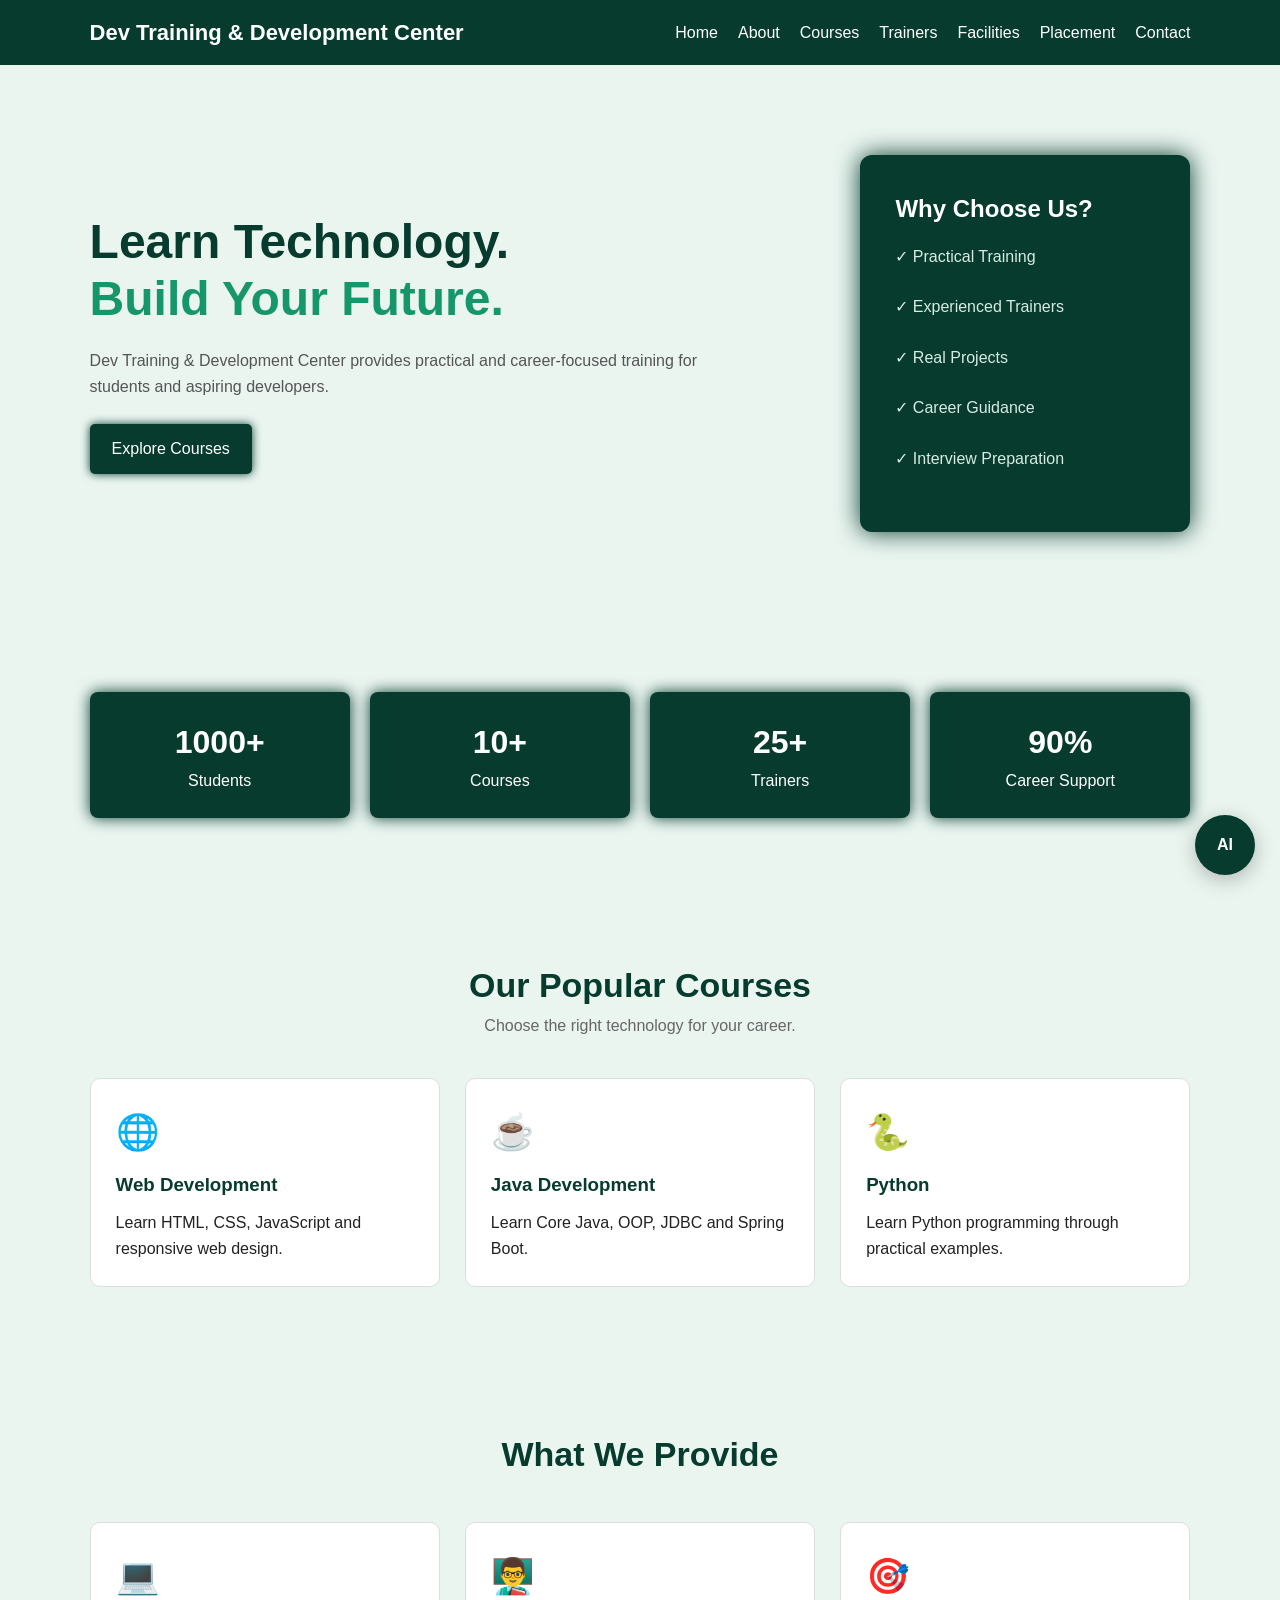
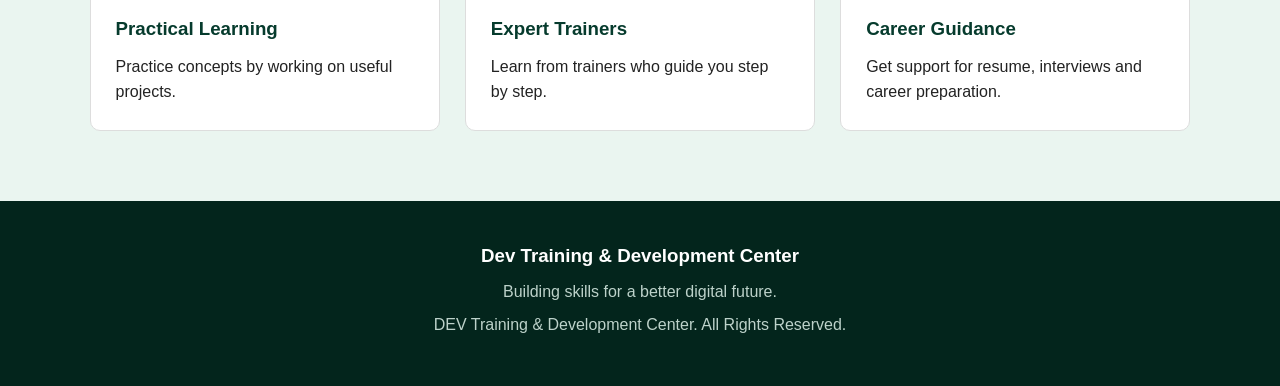
<file: index.html>
<!DOCTYPE html>
<html lang="en">
<head>
    <meta charset="UTF-8">
    <meta name="viewport" content="width=device-width, initial-scale=1.0">
    <title>Dev Training & Development Center</title>
    <link rel="stylesheet" href="style.css">
</head>

<body>

<nav class="navbar">
    <a href="index.html" class="logo">Dev Training & Development Center</a>

    <ul>
        <li><a href="index.html">Home</a></li>
        <li><a href="about.html">About</a></li>
        <li><a href="courses.html">Courses</a></li>
        <li><a href="trainers.html">Trainers</a></li>
        <li><a href="facilities.html">Facilities</a></li>
        <li><a href="placement.html">Placement</a></li>
        <li><a href="contact.html">Contact</a></li>
    </ul>
</nav>


<section class="hero">

    <div class="hero-text">
        <h1>Learn Technology.<br><span>Build Your Future.</span></h1>

        <p>
            Dev Training & Development Center provides
            practical and career-focused training for
            students and aspiring developers.
        </p>

        <a href="courses.html" class="btn">Explore Courses</a>
    </div>

    <div class="hero-box">
        <h2>Why Choose Us?</h2>
        <p>✓ Practical Training</p>
        <p>✓ Experienced Trainers</p>
        <p>✓ Real Projects</p>
        <p>✓ Career Guidance</p>
        <p>✓ Interview Preparation</p>
    </div>

</section>


<section>

    <div class="stats">

        <div class="stat">
            <h2>1000+</h2>
            <p>Students</p>
        </div>

        <div class="stat">
            <h2>10+</h2>
            <p>Courses</p>
        </div>

        <div class="stat">
            <h2>25+</h2>
            <p>Trainers</p>
        </div>

        <div class="stat">
            <h2>90%</h2>
            <p>Career Support</p>
        </div>

    </div>

</section>


<section class="light">

    <div class="title">
        <h2>Our Popular Courses</h2>
        <p>Choose the right technology for your career.</p>
    </div>

    <div class="cards">

        <div class="card">
            <div class="icon">🌐</div>
            <h3>Web Development</h3>
            <p>Learn HTML, CSS, JavaScript and responsive web design.</p>
        </div>

        <div class="card">
            <div class="icon">☕</div>
            <h3>Java Development</h3>
            <p>Learn Core Java, OOP, JDBC and Spring Boot.</p>
        </div>

        <div class="card">
            <div class="icon">🐍</div>
            <h3>Python</h3>
            <p>Learn Python programming through practical examples.</p>
        </div>

    </div>

</section>


<section>

    <div class="title">
        <h2>What We Provide</h2>
    </div>

    <div class="cards">

        <div class="card">
            <div class="icon">💻</div>
            <h3>Practical Learning</h3>
            <p>Practice concepts by working on useful projects.</p>
        </div>

        <div class="card">
            <div class="icon">👨‍🏫</div>
            <h3>Expert Trainers</h3>
            <p>Learn from trainers who guide you step by step.</p>
        </div>

        <div class="card">
            <div class="icon">🎯</div>
            <h3>Career Guidance</h3>
            <p>Get support for resume, interviews and career preparation.</p>
        </div>

    </div>

</section>


<footer>
    <h3>Dev Training & Development Center</h3>
    <p>Building skills for a better digital future.</p>
    <p>  DEV Training & Development Center.
            All Rights Reserved.</p>
</footer>



<!-- ================= AI ASSISTANT ================= -->
 <div class="ai-box">

    <input type="checkbox" id="ai-toggle">

    <label for="ai-toggle" class="ai-button">
        AI
    </label>

    <div class="chat-box">

        <div class="chat-header">
            AI Assistant
        </div>

        <div class="chat-content">
            <p>Hello 👋</p>
            <p>How can I help you?</p>

            <a href="courses.html">Courses</a>
            <a href="contact.html">Contact</a>
            <a href="about.html">About Us</a>
        </div>

    </div>

</div>



</body>
</html>
</file>
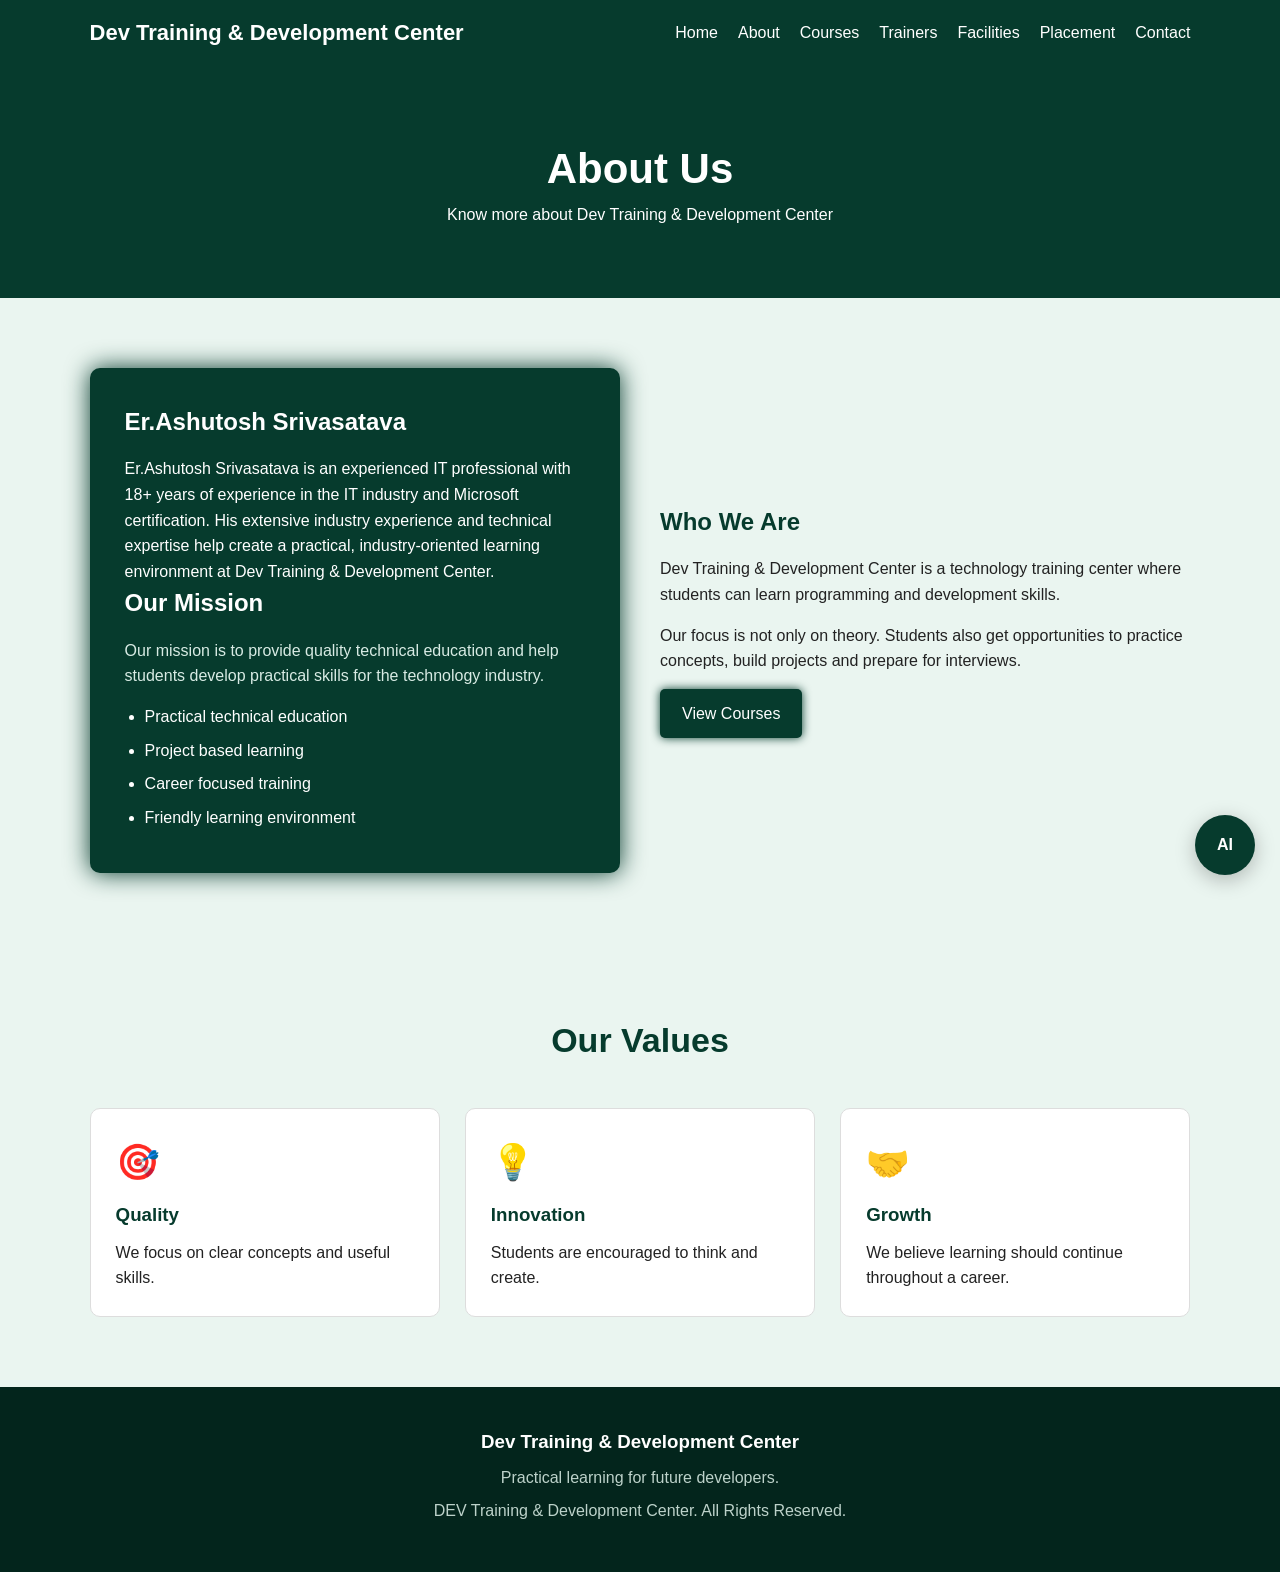
<file: about.html>
<!DOCTYPE html>
<html lang="en">
<head>
    <meta charset="UTF-8">
    <meta name="viewport" content="width=device-width, initial-scale=1.0">
    <title>About Us</title>
    <link rel="stylesheet" href="style.css">
</head>

<body>

<nav class="navbar">
    <a href="index.html" class="logo">Dev Training & Development Center</a>

    <ul>
        <li><a href="index.html">Home</a></li>
        <li><a href="about.html">About</a></li>
        <li><a href="courses.html">Courses</a></li>
        <li><a href="trainers.html">Trainers</a></li>
        <li><a href="facilities.html">Facilities</a></li>
        <li><a href="placement.html">Placement</a></li>
        <li><a href="contact.html">Contact</a></li>
    </ul>
</nav>


<div class="page-title">
    <h1>About Us</h1>
    <p>Know more about Dev Training & Development Center</p>
</div>


<section>

    <div class="about">

        <div class="about-box">
            <p><h2>Er.Ashutosh Srivasatava</h2> 
Er.Ashutosh Srivasatava is an experienced IT professional with 18+ years of experience in the IT industry and Microsoft certification. His extensive industry experience and technical expertise help create a practical, industry-oriented learning environment at Dev Training & Development Center.</p>
            <h2>Our Mission</h2>

            <p>
                Our mission is to provide quality technical
                education and help students develop practical
                skills for the technology industry.
            </p>

            <ul class="list">
                <li>Practical technical education</li>
                <li>Project based learning</li>
                <li>Career focused training</li>
                <li>Friendly learning environment</li>
            </ul>
        </div>


        <div class="about-text">

            <h2>Who We Are</h2>

            <p>
                Dev Training & Development Center is a
                technology training center where students
                can learn programming and development skills.
            </p>

            <p>
                Our focus is not only on theory. Students
                also get opportunities to practice concepts,
                build projects and prepare for interviews.
            </p>

            <a href="courses.html" class="btn">
                View Courses
            </a>

        </div>

    </div>

</section>


<section class="light">

    <div class="title">
        <h2>Our Values</h2>
    </div>

    <div class="cards">

        <div class="card">
            <div class="icon">🎯</div>
            <h3>Quality</h3>
            <p>We focus on clear concepts and useful skills.</p>
        </div>

        <div class="card">
            <div class="icon">💡</div>
            <h3>Innovation</h3>
            <p>Students are encouraged to think and create.</p>
        </div>

        <div class="card">
            <div class="icon">🤝</div>
            <h3>Growth</h3>
            <p>We believe learning should continue throughout a career.</p>
        </div>

    </div>

</section>


<footer>
    <h3>Dev Training & Development Center</h3>
    <p>Practical learning for future developers.</p>
    <p> DEV Training & Development Center.
            All Rights Reserved.</p>
</footer>



<!-- ================= AI ASSISTANT ================= -->
 <div class="ai-box">

    <input type="checkbox" id="ai-toggle">

    <label for="ai-toggle" class="ai-button">
        AI
    </label>

    <div class="chat-box">

        <div class="chat-header">
            AI Assistant
        </div>

        <div class="chat-content">
            <p>Hello 👋</p>
            <p>How can I help you?</p>

            <a href="courses.html">Courses</a>
            <a href="contact.html">Contact</a>
            <a href="about.html">About Us</a>
        </div>

    </div>

</div>


</body>
</html>
</file>
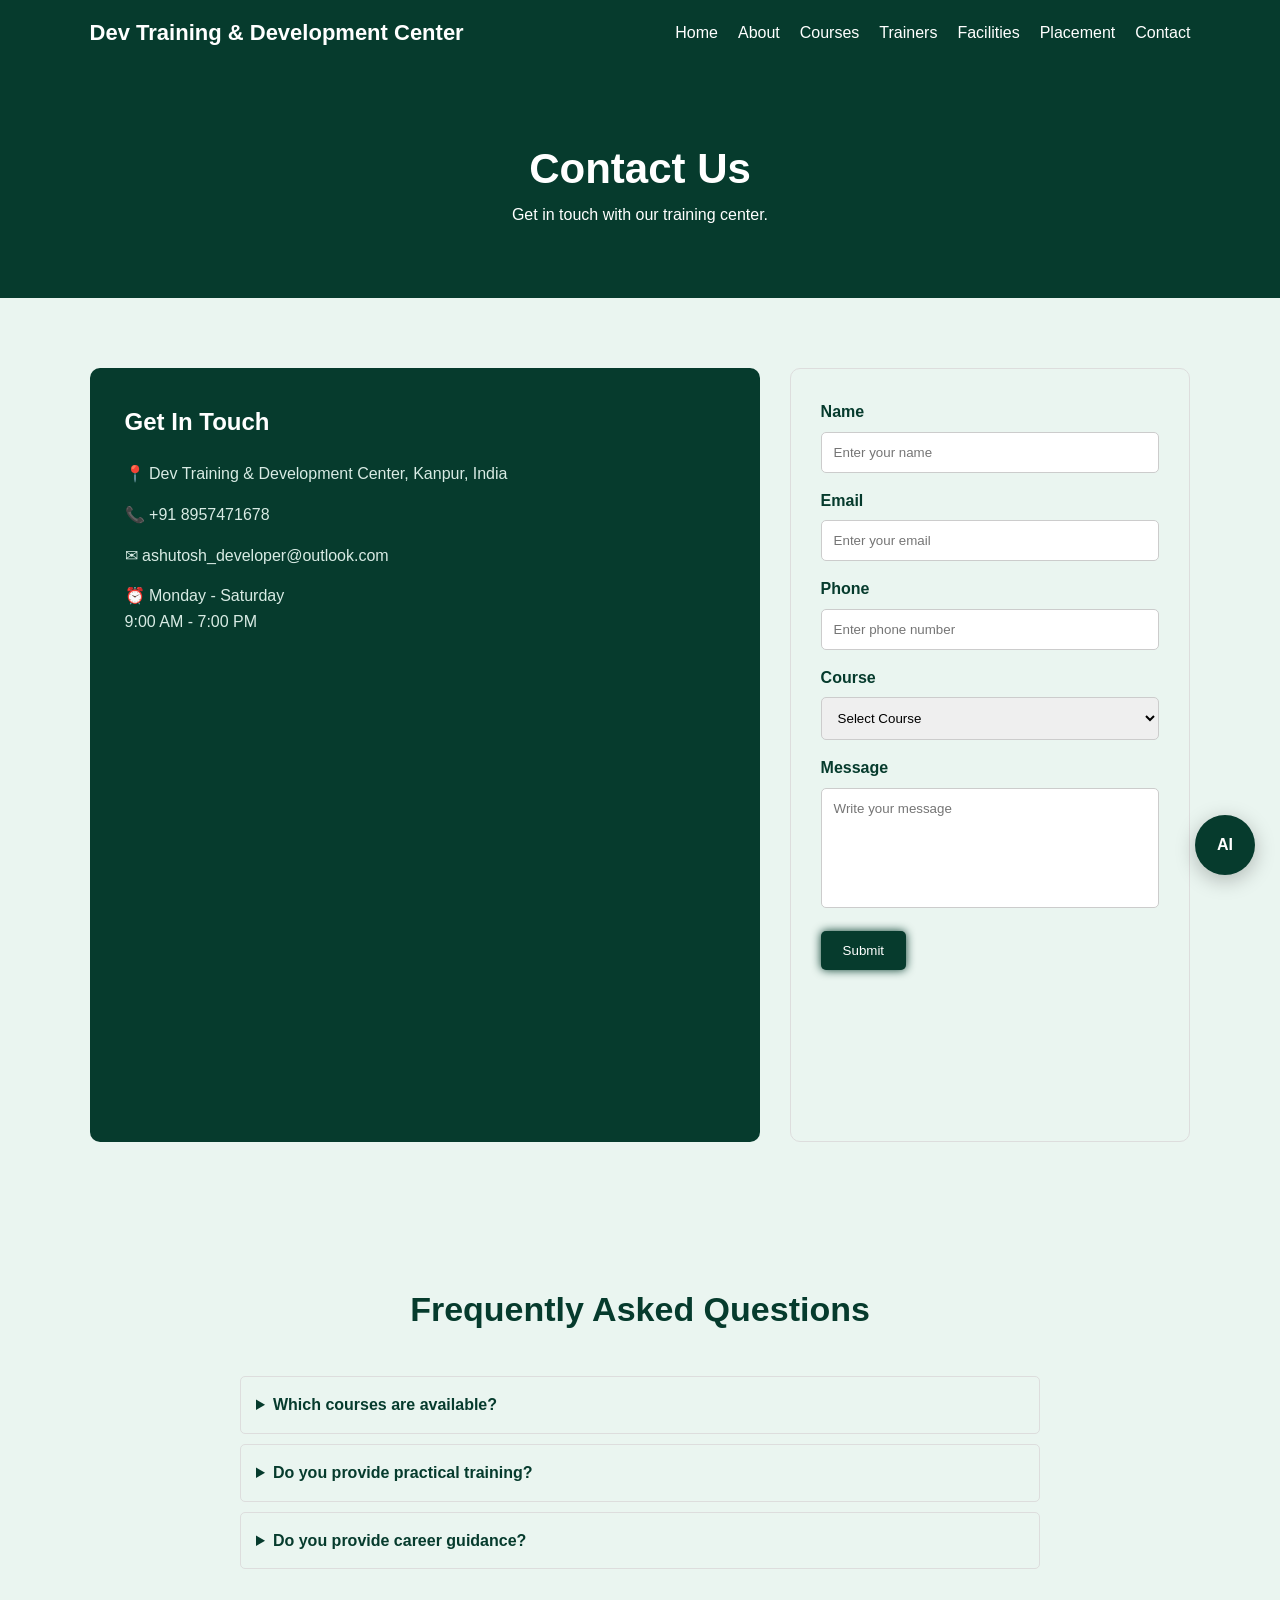
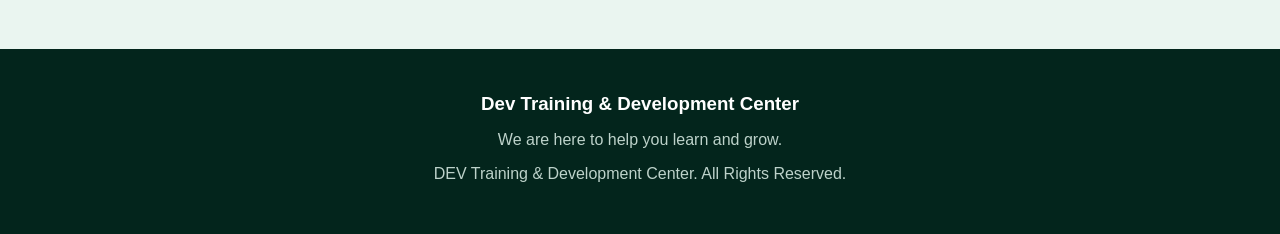
<file: contact.html>
<!DOCTYPE html>
<html lang="en">

<head>
    <meta charset="UTF-8">
    <meta name="viewport" content="width=device-width, initial-scale=1.0">
    <title>Contact Us</title>
    <link rel="stylesheet" href="style.css">
</head>

<body>

    <nav class="navbar">
        <a href="index.html" class="logo">Dev Training & Development Center</a>

        <ul>
            <li><a href="index.html">Home</a></li>
            <li><a href="about.html">About</a></li>
            <li><a href="courses.html">Courses</a></li>
            <li><a href="trainers.html">Trainers</a></li>
            <li><a href="facilities.html">Facilities</a></li>
            <li><a href="placement.html">Placement</a></li>
            <li><a href="contact.html">Contact</a></li>
        </ul>
    </nav>


    <div class="page-title">
        <h1>Contact Us</h1>
        <p>Get in touch with our training center.</p>
    </div>


    <section>

        <div class="contact">

            <div class="contact-info">

                <h2>Get In Touch</h2>

                <p>📍 Dev Training & Development Center, Kanpur, India</p>

                <p>📞 +91 8957471678</p>

                <p>✉ ashutosh_developer@outlook.com</p>

                <p>⏰ Monday - Saturday<br>9:00 AM - 7:00 PM</p>


                <div class="map">

                <iframe
                    src="https://www.google.com/maps/embed?pb=!1m18!1m12!1m3!1d228624.56107107413!2d80.17356575350219!3d26.44738660379915!2m3!1f0!2f0!3f0!3m2!1i1024!2i768!4f13.1!3m3!1m2!1s0x399c4770b127c46f%3A0x1778302a9fbe7b41!2sKanpur%2C%20Uttar%20Pradesh!5e0!3m2!1sen!2sin!4v1786960910651!5m2!1sen!2sin"
                    width="600" height="450" style="border:0;" allowfullscreen="" loading="lazy"
                    referrerpolicy="strict-origin-when-cross-origin"></iframe>
                </iframe>

            </div>

            </div>

            
            <form>

                <label>Name</label>
                <input type="text" placeholder="Enter your name">

                <label>Email</label>
                <input type="email" placeholder="Enter your email">

                <label>Phone</label>
                <input type="tel" placeholder="Enter phone number">

                <label>Course</label>

                <select>
                    <option>Select Course</option>
                    <option>Web Development</option>
                    <option>Java Development</option>
                    <option>Python</option>
                    <option>Data Science</option>
                    <option>Full Stack Development</option>
                </select>

                <label>Message</label>
                <textarea placeholder="Write your message"></textarea>

                <button type="submit" class="btn">
                    Submit
                </button>

            </form>

        </div>

    </section>


    <section class="light">

        <div class="title">
            <h2>Frequently Asked Questions</h2>
        </div>

        <div class="faq">

            <details>
                <summary>Which courses are available?</summary>
                <p>
                    We offer Web Development, Java, Python,
                    Data Science, Database and Full Stack courses.
                </p>
            </details>

            <details>
                <summary>Do you provide practical training?</summary>
                <p>
                    Yes, practical exercises and projects are
                    an important part of our training.
                </p>
            </details>

            <details>
                <summary>Do you provide career guidance?</summary>
                <p>
                    Yes, we provide resume, interview and
                    career preparation guidance.
                </p>
            </details>

        </div>

    </section>


    <footer>
        <h3>Dev Training & Development Center</h3>
        <p>We are here to help you learn and grow.</p>
        <p> DEV Training & Development Center.
            All Rights Reserved.</p>
    </footer>


    <!-- ================= AI ASSISTANT ================= -->
    <div class="ai-box">

        <input type="checkbox" id="ai-toggle">

        <label for="ai-toggle" class="ai-button">
            AI
        </label>

        <div class="chat-box">

            <div class="chat-header">
                AI Assistant
            </div>

            <div class="chat-content">
                <p>Hello 👋</p>
                <p>How can I help you?</p>

                <a href="courses.html">Courses</a>
                <a href="contact.html">Contact</a>
                <a href="about.html">About Us</a>
            </div>

        </div>

    </div>


</body>

</html>
</file>
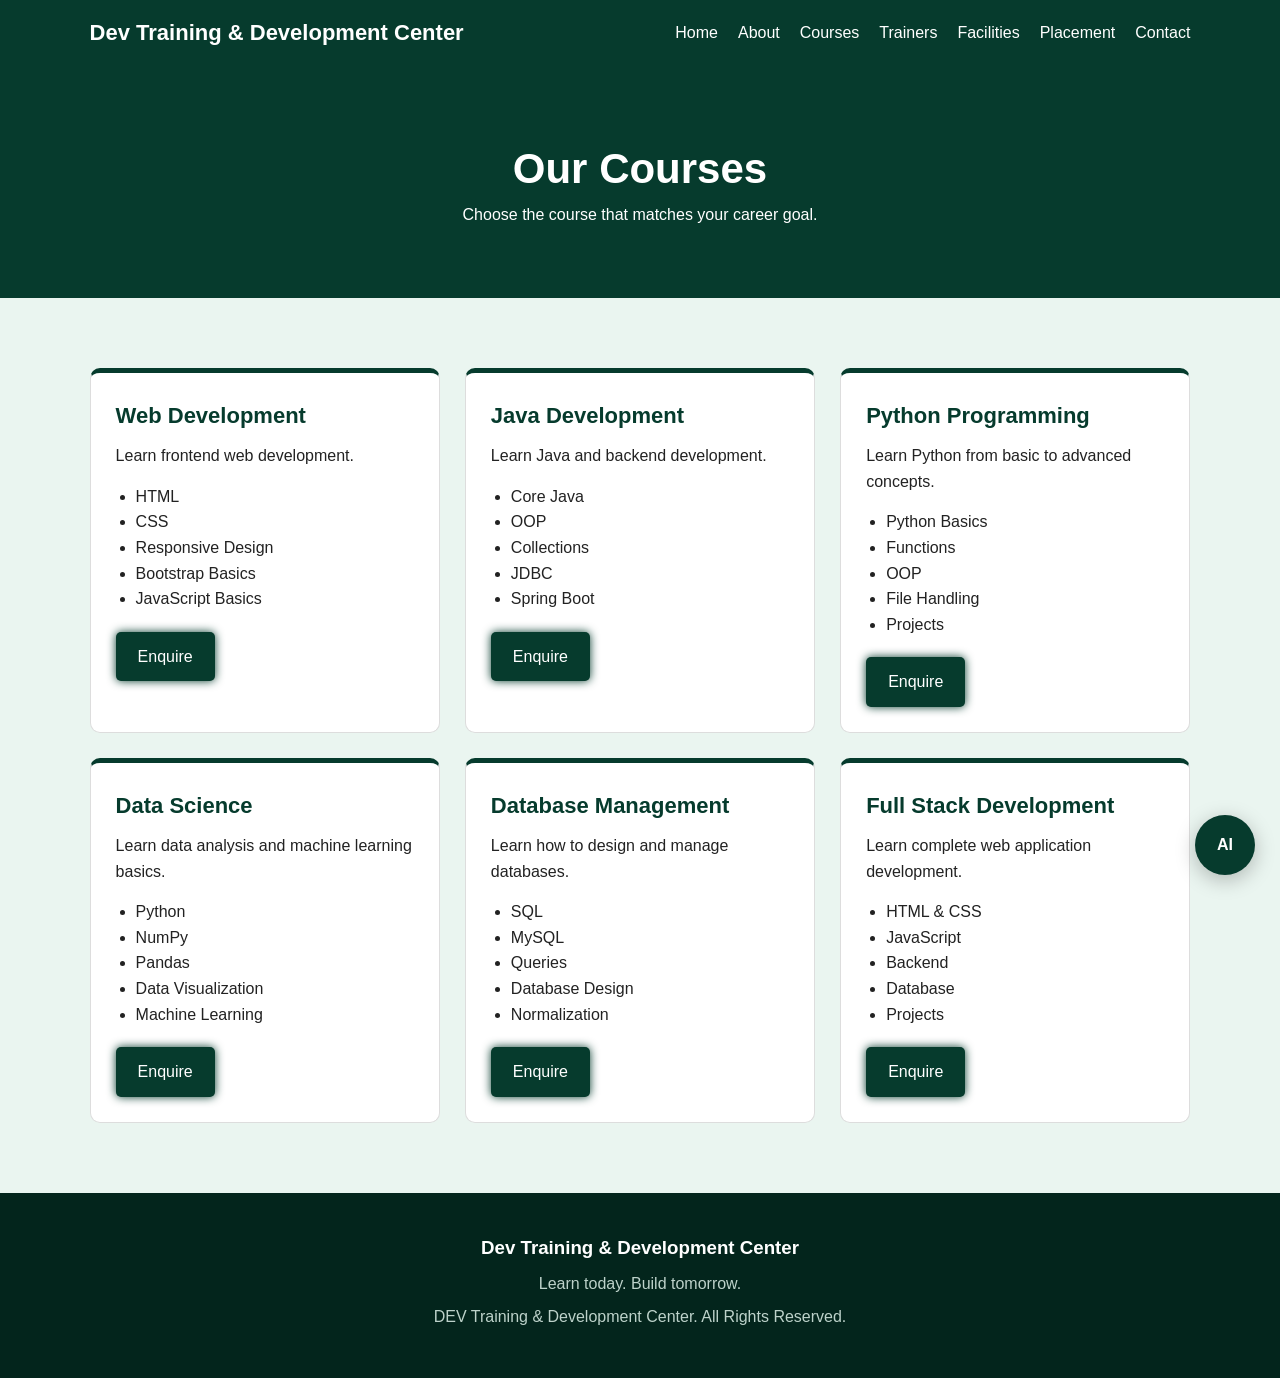
<file: courses.html>
<!DOCTYPE html>
<html lang="en">
<head>
    <meta charset="UTF-8">
    <meta name="viewport" content="width=device-width, initial-scale=1.0">
    <title>Courses</title>
    <link rel="stylesheet" href="style.css">
</head>

<body>

<nav class="navbar">
    <a href="index.html" class="logo">Dev Training & Development Center</a>

    <ul>
        <li><a href="index.html">Home</a></li>
        <li><a href="about.html">About</a></li>
        <li><a href="courses.html">Courses</a></li>
        <li><a href="trainers.html">Trainers</a></li>
        <li><a href="facilities.html">Facilities</a></li>
        <li><a href="placement.html">Placement</a></li>
        <li><a href="contact.html">Contact</a></li>
    </ul>
</nav>


<div class="page-title">
    <h1>Our Courses</h1>
    <p>Choose the course that matches your career goal.</p>
</div>


<section>

    <div class="cards">

        <div class="card course">
            <h3>Web Development</h3>
            <p>Learn frontend web development.</p>

            <ul>
                <li>HTML</li>
                <li>CSS</li>
                <li>Responsive Design</li>
                <li>Bootstrap Basics</li>
                <li>JavaScript Basics</li>
            </ul>

            <a href="contact.html" class="btn">Enquire</a>
        </div>


        <div class="card course">
            <h3>Java Development</h3>
            <p>Learn Java and backend development.</p>

            <ul>
                <li>Core Java</li>
                <li>OOP</li>
                <li>Collections</li>
                <li>JDBC</li>
                <li>Spring Boot</li>
            </ul>

            <a href="contact.html" class="btn">Enquire</a>
        </div>


        <div class="card course">
            <h3>Python Programming</h3>
            <p>Learn Python from basic to advanced concepts.</p>

            <ul>
                <li>Python Basics</li>
                <li>Functions</li>
                <li>OOP</li>
                <li>File Handling</li>
                <li>Projects</li>
            </ul>

            <a href="contact.html" class="btn">Enquire</a>
        </div>


        <div class="card course">
            <h3>Data Science</h3>
            <p>Learn data analysis and machine learning basics.</p>

            <ul>
                <li>Python</li>
                <li>NumPy</li>
                <li>Pandas</li>
                <li>Data Visualization</li>
                <li>Machine Learning</li>
            </ul>

            <a href="contact.html" class="btn">Enquire</a>
        </div>


        <div class="card course">
            <h3>Database Management</h3>
            <p>Learn how to design and manage databases.</p>

            <ul>
                <li>SQL</li>
                <li>MySQL</li>
                <li>Queries</li>
                <li>Database Design</li>
                <li>Normalization</li>
            </ul>

            <a href="contact.html" class="btn">Enquire</a>
        </div>


        <div class="card course">
            <h3>Full Stack Development</h3>
            <p>Learn complete web application development.</p>

            <ul>
                <li>HTML & CSS</li>
                <li>JavaScript</li>
                <li>Backend</li>
                <li>Database</li>
                <li>Projects</li>
            </ul>

            <a href="contact.html" class="btn">Enquire</a>
        </div>

    </div>

</section>


<footer>
    <h3>Dev Training & Development Center</h3>
    <p>Learn today. Build tomorrow.</p>
    <p> DEV Training & Development Center.
            All Rights Reserved.</p>
</footer>


<!-- ================= AI ASSISTANT ================= -->
 <div class="ai-box">

    <input type="checkbox" id="ai-toggle">

    <label for="ai-toggle" class="ai-button">
        AI
    </label>

    <div class="chat-box">

        <div class="chat-header">
            AI Assistant
        </div>

        <div class="chat-content">
            <p>Hello 👋</p>
            <p>How can I help you?</p>

            <a href="courses.html">Courses</a>
            <a href="contact.html">Contact</a>
            <a href="about.html">About Us</a>
        </div>

    </div>

</div>


</body>
</html>
</file>
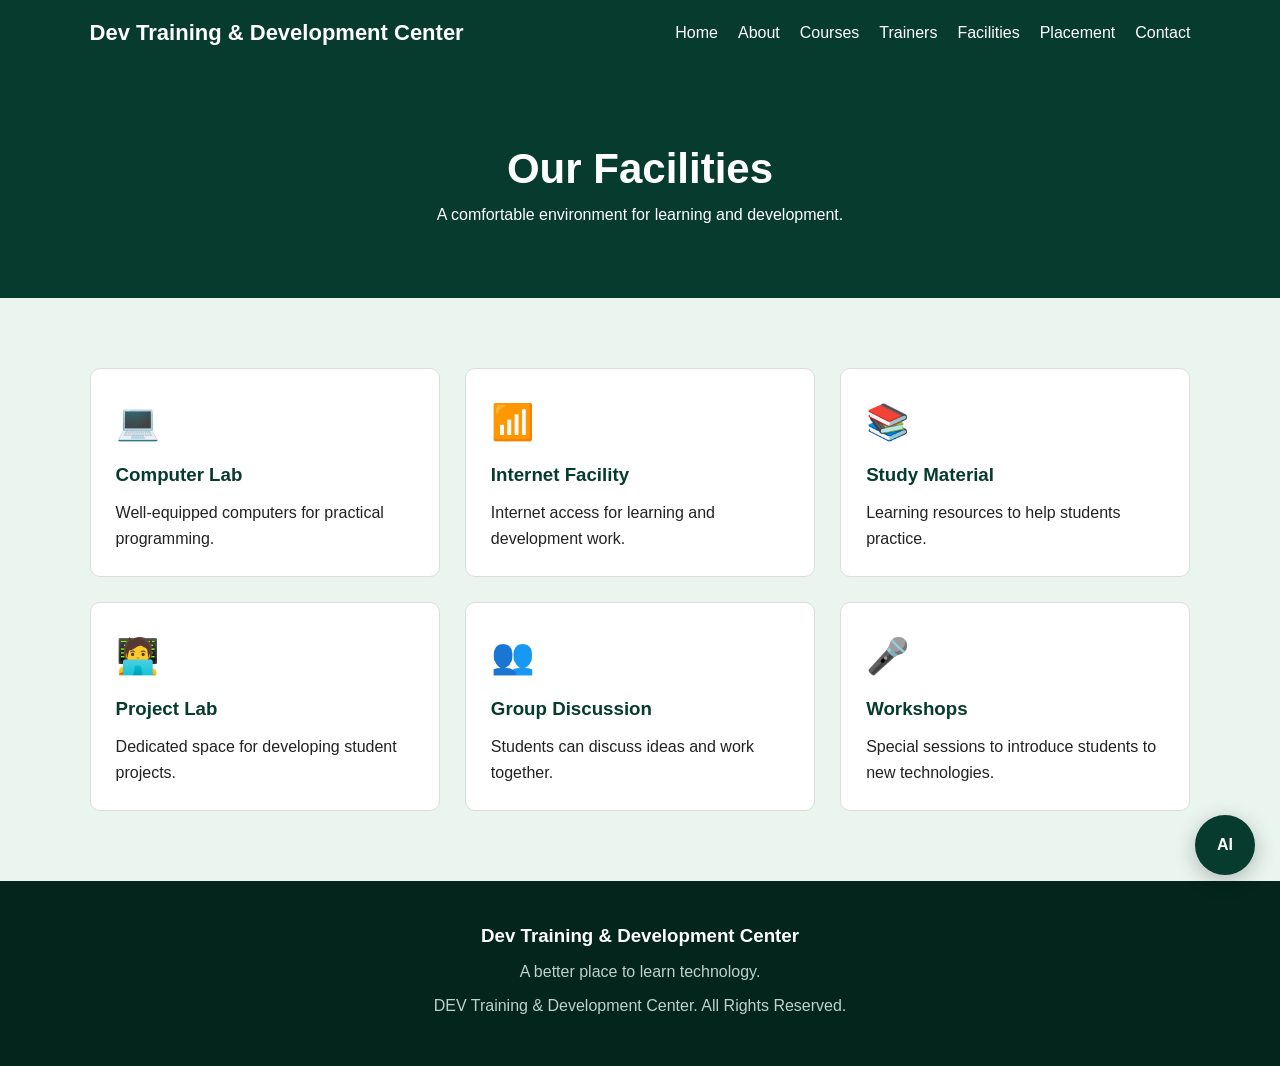
<file: facilities.html>
<!DOCTYPE html>
<html lang="en">
<head>
    <meta charset="UTF-8">
    <meta name="viewport" content="width=device-width, initial-scale=1.0">
    <title>Facilities</title>
    <link rel="stylesheet" href="style.css">
</head>

<body>

<nav class="navbar">
    <a href="index.html" class="logo">Dev Training & Development Center</a>

    <ul>
        <li><a href="index.html">Home</a></li>
        <li><a href="about.html">About</a></li>
        <li><a href="courses.html">Courses</a></li>
        <li><a href="trainers.html">Trainers</a></li>
        <li><a href="facilities.html">Facilities</a></li>
        <li><a href="placement.html">Placement</a></li>
        <li><a href="contact.html">Contact</a></li>
    </ul>
</nav>


<div class="page-title">
    <h1>Our Facilities</h1>
    <p>A comfortable environment for learning and development.</p>
</div>


<section>

    <div class="cards">

        <div class="card">
            <div class="icon">💻</div>
            <h3>Computer Lab</h3>
            <p>Well-equipped computers for practical programming.</p>
        </div>

        <div class="card">
            <div class="icon">📶</div>
            <h3>Internet Facility</h3>
            <p>Internet access for learning and development work.</p>
        </div>

        <div class="card">
            <div class="icon">📚</div>
            <h3>Study Material</h3>
            <p>Learning resources to help students practice.</p>
        </div>

        <div class="card">
            <div class="icon">🧑‍💻</div>
            <h3>Project Lab</h3>
            <p>Dedicated space for developing student projects.</p>
        </div>

        <div class="card">
            <div class="icon">👥</div>
            <h3>Group Discussion</h3>
            <p>Students can discuss ideas and work together.</p>
        </div>

        <div class="card">
            <div class="icon">🎤</div>
            <h3>Workshops</h3>
            <p>Special sessions to introduce students to new technologies.</p>
        </div>

    </div>

</section>


<footer>
    <h3>Dev Training & Development Center</h3>
    <p>A better place to learn technology.</p>
    <p> DEV Training & Development Center.
            All Rights Reserved.</p>
</footer>



<!-- ================= AI ASSISTANT ================= -->
 <div class="ai-box">

    <input type="checkbox" id="ai-toggle">

    <label for="ai-toggle" class="ai-button">
        AI
    </label>

    <div class="chat-box">

        <div class="chat-header">
            AI Assistant
        </div>

        <div class="chat-content">
            <p>Hello 👋</p>
            <p>How can I help you?</p>

            <a href="courses.html">Courses</a>
            <a href="contact.html">Contact</a>
            <a href="about.html">About Us</a>
        </div>

    </div>

</div>

</body>
</html>
</file>
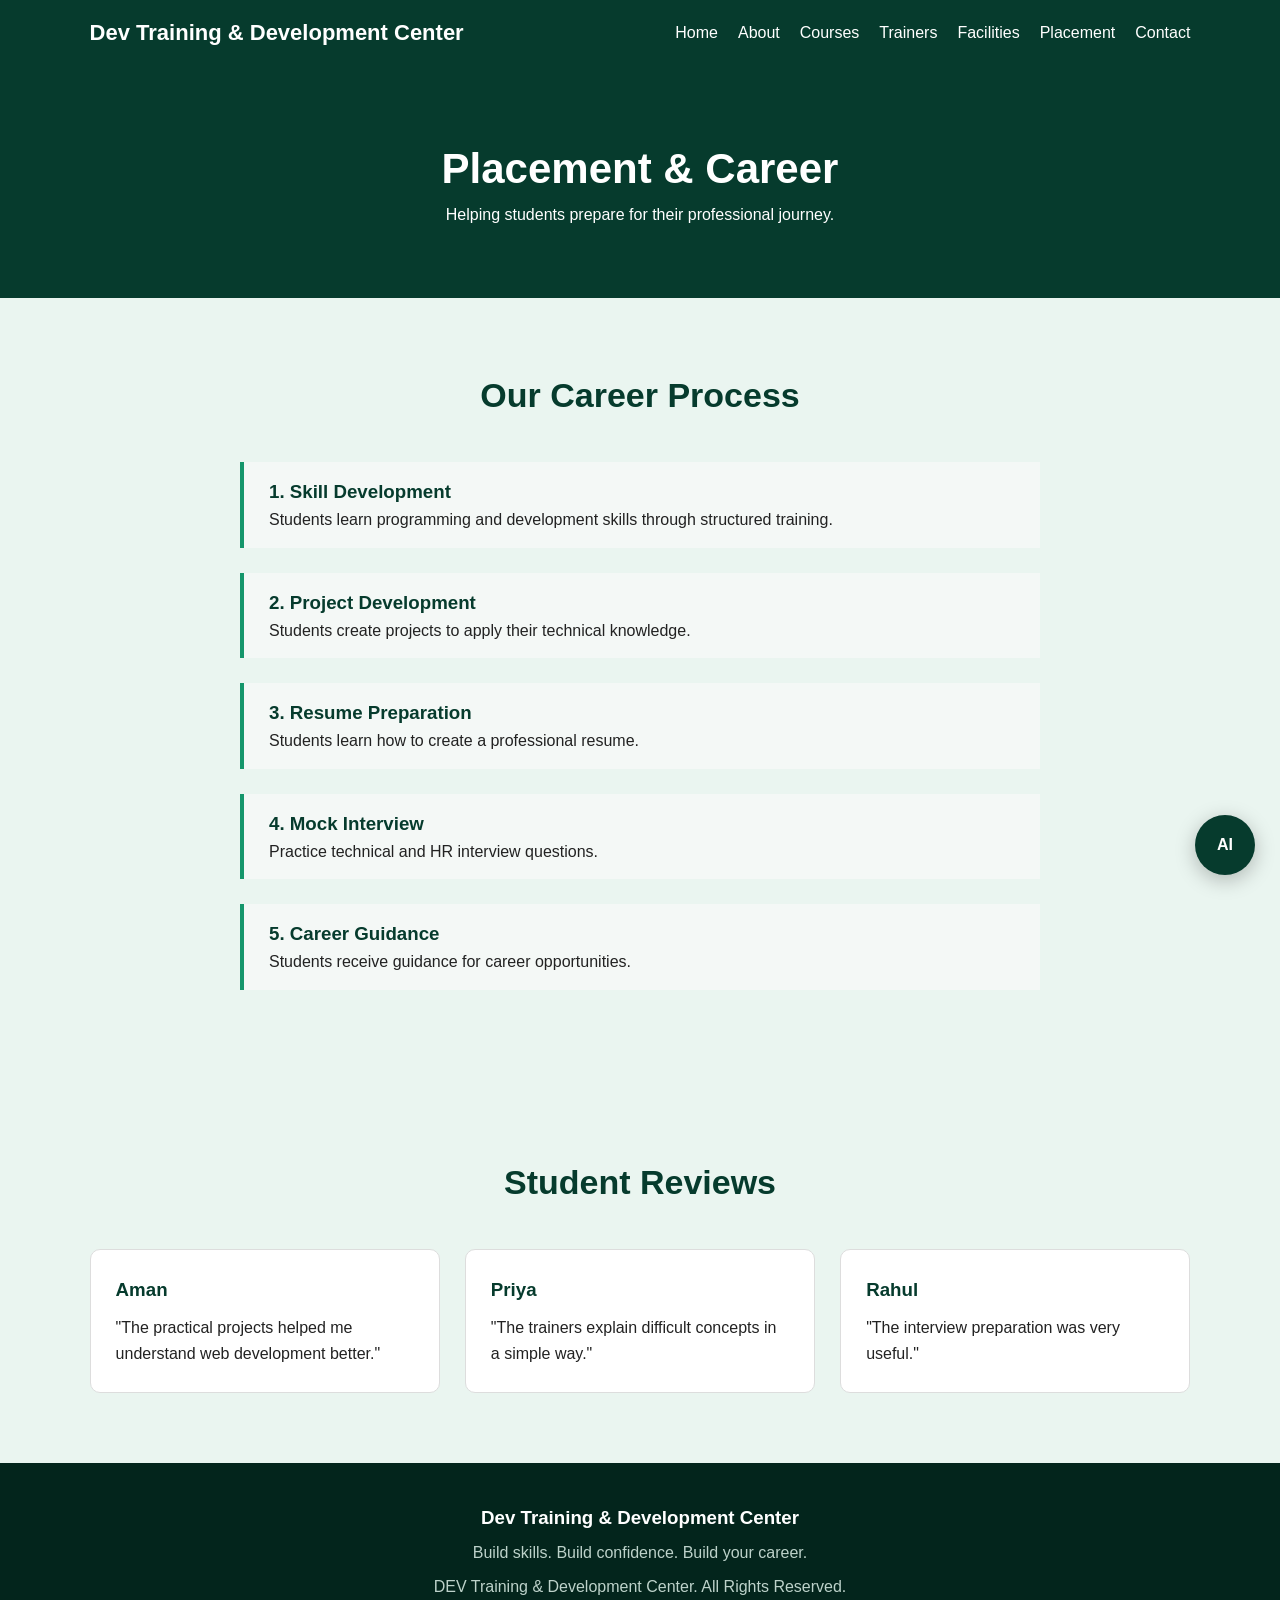
<file: placement.html>
<!DOCTYPE html>
<html lang="en">
<head>
    <meta charset="UTF-8">
    <meta name="viewport" content="width=device-width, initial-scale=1.0">
    <title>Placement</title>
    <link rel="stylesheet" href="style.css">
</head>

<body>

<nav class="navbar">
    <a href="index.html" class="logo">Dev Training & Development Center</a>

    <ul>
        <li><a href="index.html">Home</a></li>
        <li><a href="about.html">About</a></li>
        <li><a href="courses.html">Courses</a></li>
        <li><a href="trainers.html">Trainers</a></li>
        <li><a href="facilities.html">Facilities</a></li>
        <li><a href="placement.html">Placement</a></li>
        <li><a href="contact.html">Contact</a></li>
    </ul>
</nav>


<div class="page-title">
    <h1>Placement & Career</h1>
    <p>Helping students prepare for their professional journey.</p>
</div>


<section>

    <div class="title">
        <h2>Our Career Process</h2>
    </div>

    <div class="timeline">

        <div class="step">
            <h3>1. Skill Development</h3>
            <p>
                Students learn programming and development
                skills through structured training.
            </p>
        </div>

        <div class="step">
            <h3>2. Project Development</h3>
            <p>
                Students create projects to apply their
                technical knowledge.
            </p>
        </div>

        <div class="step">
            <h3>3. Resume Preparation</h3>
            <p>
                Students learn how to create a professional resume.
            </p>
        </div>

        <div class="step">
            <h3>4. Mock Interview</h3>
            <p>
                Practice technical and HR interview questions.
            </p>
        </div>

        <div class="step">
            <h3>5. Career Guidance</h3>
            <p>
                Students receive guidance for career opportunities.
            </p>
        </div>

    </div>

</section>


<section class="light">

    <div class="title">
        <h2>Student Reviews</h2>
    </div>

    <div class="cards">

        <div class="card">
            <h3>Aman</h3>
            <p>
                "The practical projects helped me understand
                web development better."
            </p>
        </div>

        <div class="card">
            <h3>Priya</h3>
            <p>
                "The trainers explain difficult concepts
                in a simple way."
            </p>
        </div>

        <div class="card">
            <h3>Rahul</h3>
            <p>
                "The interview preparation was very useful."
            </p>
        </div>

    </div>

</section>


<footer>
    <h3>Dev Training & Development Center</h3>
    <p>Build skills. Build confidence. Build your career.</p>
    <p> DEV Training & Development Center.
            All Rights Reserved.</p>
</footer>


<!-- ================= AI ASSISTANT ================= -->
 <div class="ai-box">

    <input type="checkbox" id="ai-toggle">

    <label for="ai-toggle" class="ai-button">
        AI
    </label>

    <div class="chat-box">

        <div class="chat-header">
            AI Assistant
        </div>

        <div class="chat-content">
            <p>Hello 👋</p>
            <p>How can I help you?</p>

            <a href="courses.html">Courses</a>
            <a href="contact.html">Contact</a>
            <a href="about.html">About Us</a>
        </div>

    </div>

</div>

</body>
</html>
</file>
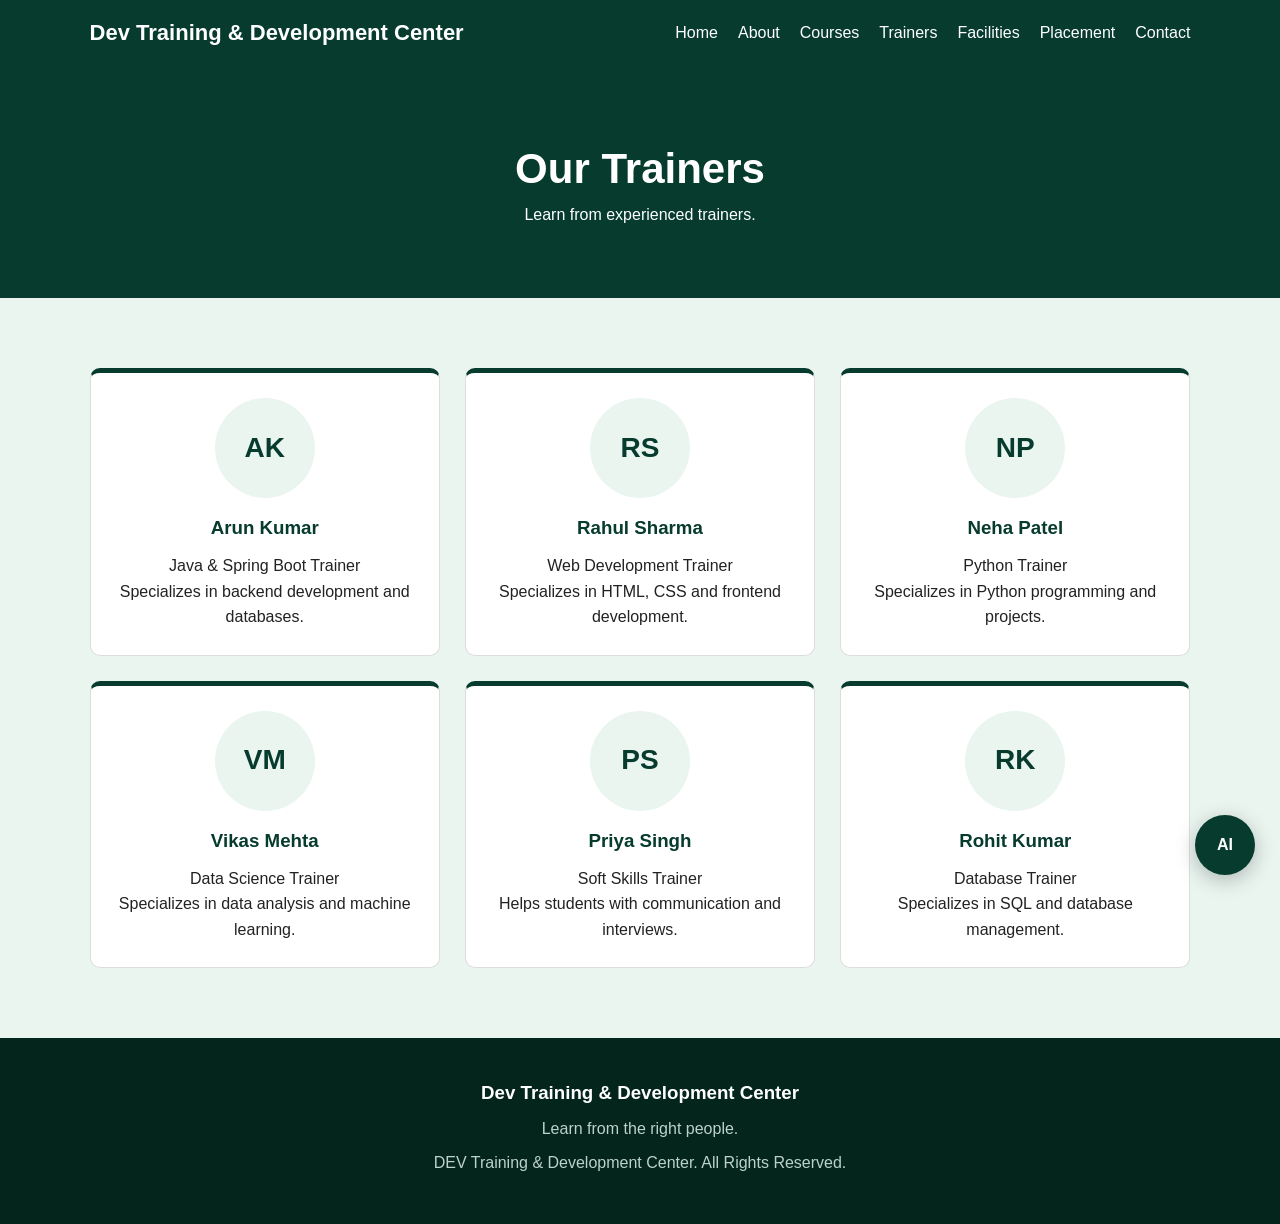
<file: trainers.html>
<!DOCTYPE html>
<html lang="en">
<head>
    <meta charset="UTF-8">
    <meta name="viewport" content="width=device-width, initial-scale=1.0">
    <title>Trainers</title>
    <link rel="stylesheet" href="style.css">
</head>

<body>

<nav class="navbar">
    <a href="index.html" class="logo">Dev Training & Development Center</a>

    <ul>
        <li><a href="index.html">Home</a></li>
        <li><a href="about.html">About</a></li>
        <li><a href="courses.html">Courses</a></li>
        <li><a href="trainers.html">Trainers</a></li>
        <li><a href="facilities.html">Facilities</a></li>
        <li><a href="placement.html">Placement</a></li>
        <li><a href="contact.html">Contact</a></li>
    </ul>
</nav>


<div class="page-title">
    <h1>Our Trainers</h1>
    <p>Learn from experienced trainers.</p>
</div>


<section>

    <div class="cards">

        <div class="card trainer">
            <div class="trainer-img">AK</div>
            <h3>Arun Kumar</h3>
            <p>Java & Spring Boot Trainer</p>
            <p>Specializes in backend development and databases.</p>
        </div>


        <div class="card trainer">
            <div class="trainer-img">RS</div>
            <h3>Rahul Sharma</h3>
            <p>Web Development Trainer</p>
            <p>Specializes in HTML, CSS and frontend development.</p>
        </div>


        <div class="card trainer">
            <div class="trainer-img">NP</div>
            <h3>Neha Patel</h3>
            <p>Python Trainer</p>
            <p>Specializes in Python programming and projects.</p>
        </div>


        <div class="card trainer">
            <div class="trainer-img">VM</div>
            <h3>Vikas Mehta</h3>
            <p>Data Science Trainer</p>
            <p>Specializes in data analysis and machine learning.</p>
        </div>


        <div class="card trainer">
            <div class="trainer-img">PS</div>
            <h3>Priya Singh</h3>
            <p>Soft Skills Trainer</p>
            <p>Helps students with communication and interviews.</p>
        </div>


        <div class="card trainer">
            <div class="trainer-img">RK</div>
            <h3>Rohit Kumar</h3>
            <p>Database Trainer</p>
            <p>Specializes in SQL and database management.</p>
        </div>

    </div>

</section>


<footer>
    <h3>Dev Training & Development Center</h3>
    <p>Learn from the right people.</p>
    <p> DEV Training & Development Center.
            All Rights Reserved.</p>
</footer>



<!-- ================= AI ASSISTANT ================= -->
 <div class="ai-box">

    <input type="checkbox" id="ai-toggle">

    <label for="ai-toggle" class="ai-button">
        AI
    </label>

    <div class="chat-box">

        <div class="chat-header">
            AI Assistant
        </div>

        <div class="chat-content">
            <p>Hello 👋</p>
            <p>How can I help you?</p>

            <a href="courses.html">Courses</a>
            <a href="contact.html">Contact</a>
            <a href="about.html">About Us</a>
        </div>

    </div>

</div>

</body>
</html>
</file>
<file: style.css>
*{
    margin:0;
    padding:0;
    box-sizing:border-box;
}

body{
    font-family:Arial, sans-serif;
    color:#222;
    line-height:1.6;
}

.navbar{
    background:#063b2d;
    padding:15px 7%;
    display:flex;
    justify-content:space-between;
    align-items:center;
    position: sticky;
    top: 0;
    z-index: 1000;
}

.logo{
    color:white;
    text-decoration:none;
    font-size:22px;
    font-weight:bold;
}

.navbar ul{
    display:flex;
    list-style:none;
    gap:20px;
}

.navbar a{
    color:white;
    text-decoration:none;
}

.navbar ul a:hover{
    color:#9ee6c7;
}

.hero{
    background:#eaf5f0;
    padding:90px 7%;
    display:flex;
    align-items:center;
    justify-content:space-between;
    gap:40px;
}

.hero-text{
    max-width:650px;
}

.hero h1{
    color:#063b2d;
    font-size:48px;
    line-height:1.2;
    margin-bottom:20px;
}

.hero h1 span{
    color:#15966b;
}

.hero p{
    margin-bottom:25px;
    color:#555;
}

.btn{
    display:inline-block;
    background:#063b2d;
    color:white;
    padding:12px 22px;
    text-decoration:none;
    border-radius:5px;
     box-shadow: 0 0 10px #063b2d;
}

.btn:hover{
    background:#15966b;
}

.hero-box{
    background:#063b2d;
    color:white;
    padding:35px;
    width:330px;
    border-radius:12px;
    box-shadow: 0 0 25px #063b2d;
    animation: float 2s ease-in-out infinite;
}

@keyframes float {
    0%,100% {
        transform: translateY(0);
    }
    50% {
        transform: translateY(-25px);
    }
}

.hero-box h2{
    margin-bottom:15px;
}

.hero-box p{
    color:#d8ebe4;
}

section{
    padding:70px 7%;
    background:#eaf5f0;
}

.title{
    text-align:center;
    margin-bottom:40px;
}

.title h2{
    color:#063b2d;
    font-size:34px;
}

.title p{
    color:#666;
}

.cards{
    display:grid;
    grid-template-columns:repeat(3,1fr);
    gap:25px;
    
    
}

.card{
    border:1px solid #ddd;
    padding:25px;
    border-radius:10px;
    background:white;
    
}

.card:hover{
    box-shadow:0 5px 20px #ddd;
    
}

.card h3{
    color:#063b2d;
    margin-bottom:10px;
}

.icon{
    font-size:35px;
    margin-bottom:10px;
}

.light{
    background:#eaf5f0;
    
}

.stats{
    display:grid;
    grid-template-columns:repeat(4,1fr);
    text-align:center;
    gap:20px;
    
    
}

.stat{
    padding:25px;
    background:#063b2d;
    color:white;
    border-radius:8px;
    box-shadow: 0 0 15px #063b2d;
}

.stat h2{
    font-size:32px;
}

.page-title{
    background:#063b2d;
    color:white;
    text-align:center;
    padding:70px 20px;
}

.page-title h1{
    font-size:42px;
}

.about{
    display:grid;
    grid-template-columns:1fr 1fr;
    gap:40px;
    align-items:center;
}

.about-box{
    background:#063b2d;
    color:white;
    padding:35px;
    border-radius:10px;
    box-shadow: 0 0 25px #063b2d;
    animation: float 2s ease-in-out infinite;
}

@keyframes float {
    0%,100% {
        transform: translateY(0);
    }
    50% {
        transform: translateY(-25px);
    }
}

.about-box h2{
    margin-bottom:15px;
}

.about-box p{
    color:#d8ebe4;
}

.about-text h2{
    color:#063b2d;
    margin-bottom:15px;
}

.about-text p{
    margin-bottom:15px;
}

.list{
    margin-top:15px;
    padding-left:20px;
}

.list li{
    margin:8px 0;
}

.course{
    border-top:5px solid #063b2d;
    
}

.course h3{
    font-size:22px;
}

.course ul{
    margin:15px 0 20px;
    padding-left:20px;
}

.trainer{
    text-align:center;
    border-top: 5px solid #063b2d;
    
}

.trainer-img{
    width:100px;
    height:100px;
    border-radius:50%;
    background:#eaf5f0;
    color:#063b2d;
    display:flex;
    align-items:center;
    justify-content:center;
    margin:0 auto 15px;
    font-size:28px;
    font-weight:bold;
}

.timeline{
    max-width:800px;
    margin:auto;
}

.step{
    border-left:4px solid #15966b;
    padding:15px 25px;
    margin-bottom:25px;
    background:#f4f8f6;
}

.step h3{
    color:#063b2d;
}

.contact{
    display:grid;
    grid-template-columns:1fr 1fr;
    gap:30px;
}

.contact-info{
    background:#063b2d;
    color:white;
    padding:35px;
    border-radius:10px;
}

.contact-info h2{
    margin-bottom:20px;
}

.contact-info p{
    margin:15px 0;
    color:#d8ebe4;
}

form{
    border:1px solid #ddd;
    padding:30px;
    border-radius:10px;
}

input,select,textarea{
    width:100%;
    padding:12px;
    margin:7px 0 15px;
    border:1px solid #ccc;
    border-radius:5px;
    font-family:Arial;
}

textarea{
    height:120px;
    resize:none;
}

label{
    color:#063b2d;
    font-weight:bold;
}

button{
    border:0;
    cursor:pointer;
}

.faq{
    max-width:800px;
    margin:auto;
}

details{
    border:1px solid #ddd;
    padding:15px;
    margin-bottom:10px;
    border-radius:5px;
}

summary{
    color:#063b2d;
    font-weight:bold;
    cursor:pointer;
}

footer{
    background:#03251c;
    color:white;
    padding:40px 7%;
    text-align:center;
}

footer p{
    color:#bdd2ca;
    margin:8px 0;
}

@media(max-width:800px){

    .navbar{
        flex-direction:column;
        gap:15px;
    }

    .navbar ul{
        flex-wrap:wrap;
        justify-content:center;
    }

    .hero,
    .about,
    .contact{
        display:block;
    }

    .hero-box{
        width:100%;
        margin-top:30px;
    }

    .cards{
        grid-template-columns:1fr 1fr;
    }

    .stats{
        grid-template-columns:1fr 1fr;
    }
}

@media(max-width:550px){

    .hero h1{
        font-size:35px;
    }

    .cards,
    .stats{
        grid-template-columns:1fr;
    }

    .page-title h1{
        font-size:32px;
    }
}




/* ================= AI ================= */

.ai-box {
    position: fixed;
    right: 25px;
    bottom: 25px;
    z-index: 1000;
}

/* Checkbox hide */
#ai-toggle {
    display: none;
}

/* AI Button */
.ai-button {
    width: 60px;
    height: 60px;

    background: #063b2d; 
    color: white;

    border-radius: 50%;

    display: flex;
    align-items: center;
    justify-content: center;

    font-weight: bold;
    cursor: pointer;

    box-shadow: 0 5px 20px rgba(0,0,0,0.25);
}

/* Chat Box */
.chat-box {
    position: absolute;
    right: 0;
    bottom: 75px;

    width: 300px;
    height: 350px;

    background: white;

    border-radius: 15px;

    box-shadow: 0 5px 25px rgba(0,0,0,0.25);

    display: none;
}

/* Header */
.chat-header {
    background: #063b2d; 
    color: white;

    padding: 15px;

    border-radius: 15px 15px 0 0;

    font-weight: bold;
}

/* Content */
.chat-content {
    padding: 20px;
}

.chat-content a {
    display: block;

    text-decoration: none;

    background: #f1edff;

    color: #7654d6;

    padding: 10px;

    margin-top: 10px;

    border-radius: 8px;
}

/* Click AI → Chat Box */
#ai-toggle:checked ~ .chat-box {
    display: block;
}
</file>
